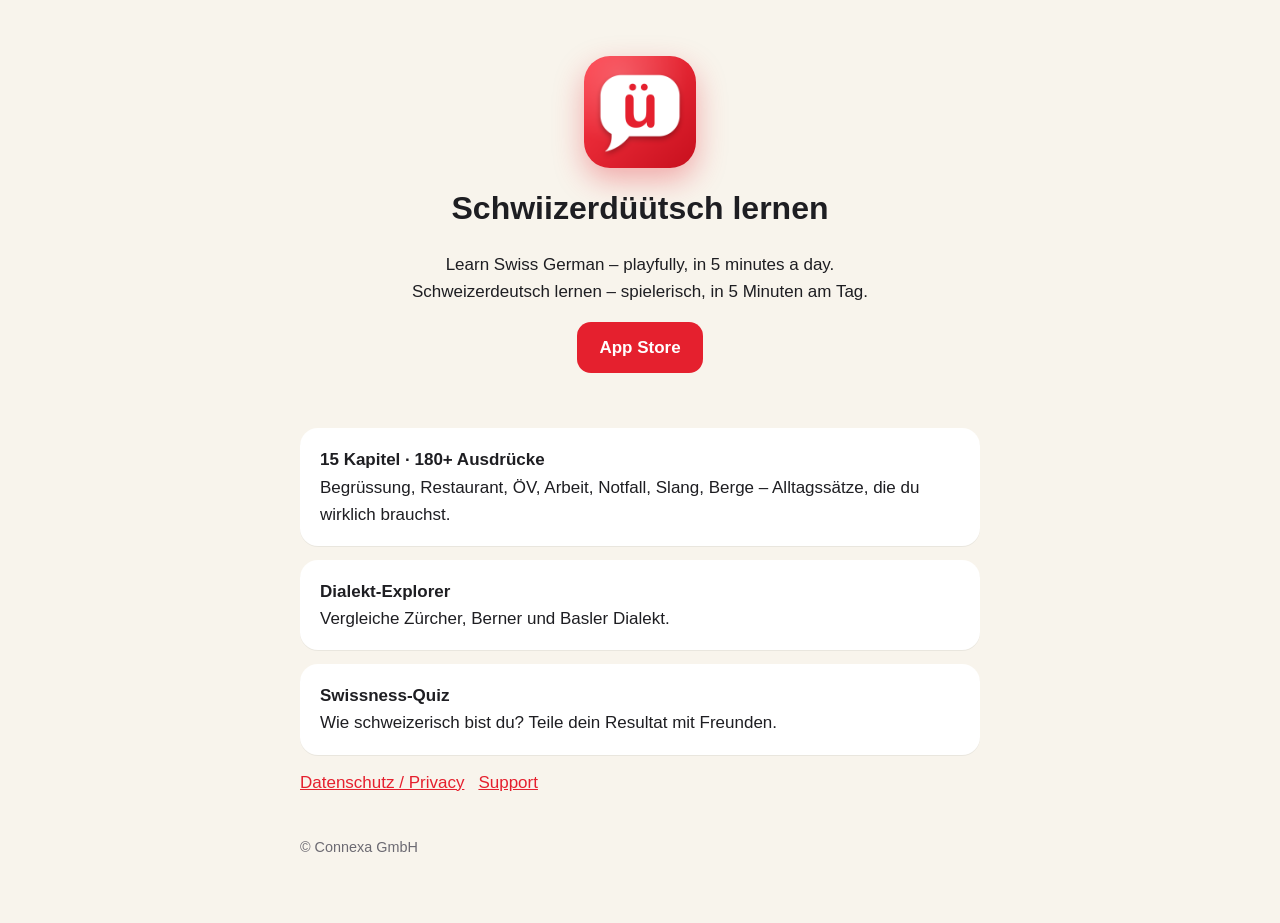
<file: docs/index.html>
<!doctype html><html lang="de"><head><meta charset="utf-8"><meta name="viewport" content="width=device-width,initial-scale=1">
<title>Schwiizerdüütsch lernen – Schweizerdeutsch App</title>
<meta name="description" content="Lerne Schweizerdeutsch mit Audio, Übungen und Dialekt-Explorer. Die App für Expats, Neuzuzüger und Schweiz-Fans.">
<link rel="stylesheet" href="style.css"></head><body><main>
<div class="hero"><img class="icon" src="icon.png" alt="Schwiizerdüütsch App-Icon"><h1>Schwiizerdüütsch lernen</h1>
<p>Learn Swiss German – playfully, in 5 minutes a day.<br>Schweizerdeutsch lernen – spielerisch, in 5 Minuten am Tag.</p>
<p><a class="btn" href="https://apps.apple.com/app/id6817791465">App Store</a></p></div>
<div class="card"><b>15 Kapitel · 180+ Ausdrücke</b><br>Begrüssung, Restaurant, ÖV, Arbeit, Notfall, Slang, Berge – Alltagssätze, die du wirklich brauchst.</div>
<div class="card"><b>Dialekt-Explorer</b><br>Vergleiche Zürcher, Berner und Basler Dialekt.</div>
<div class="card"><b>Swissness-Quiz</b><br>Wie schweizerisch bist du? Teile dein Resultat mit Freunden.</div>
<nav><a href="privacy.html">Datenschutz / Privacy</a><a href="support.html">Support</a></nav>
<footer>© Connexa GmbH</footer></main></body></html>
</file>
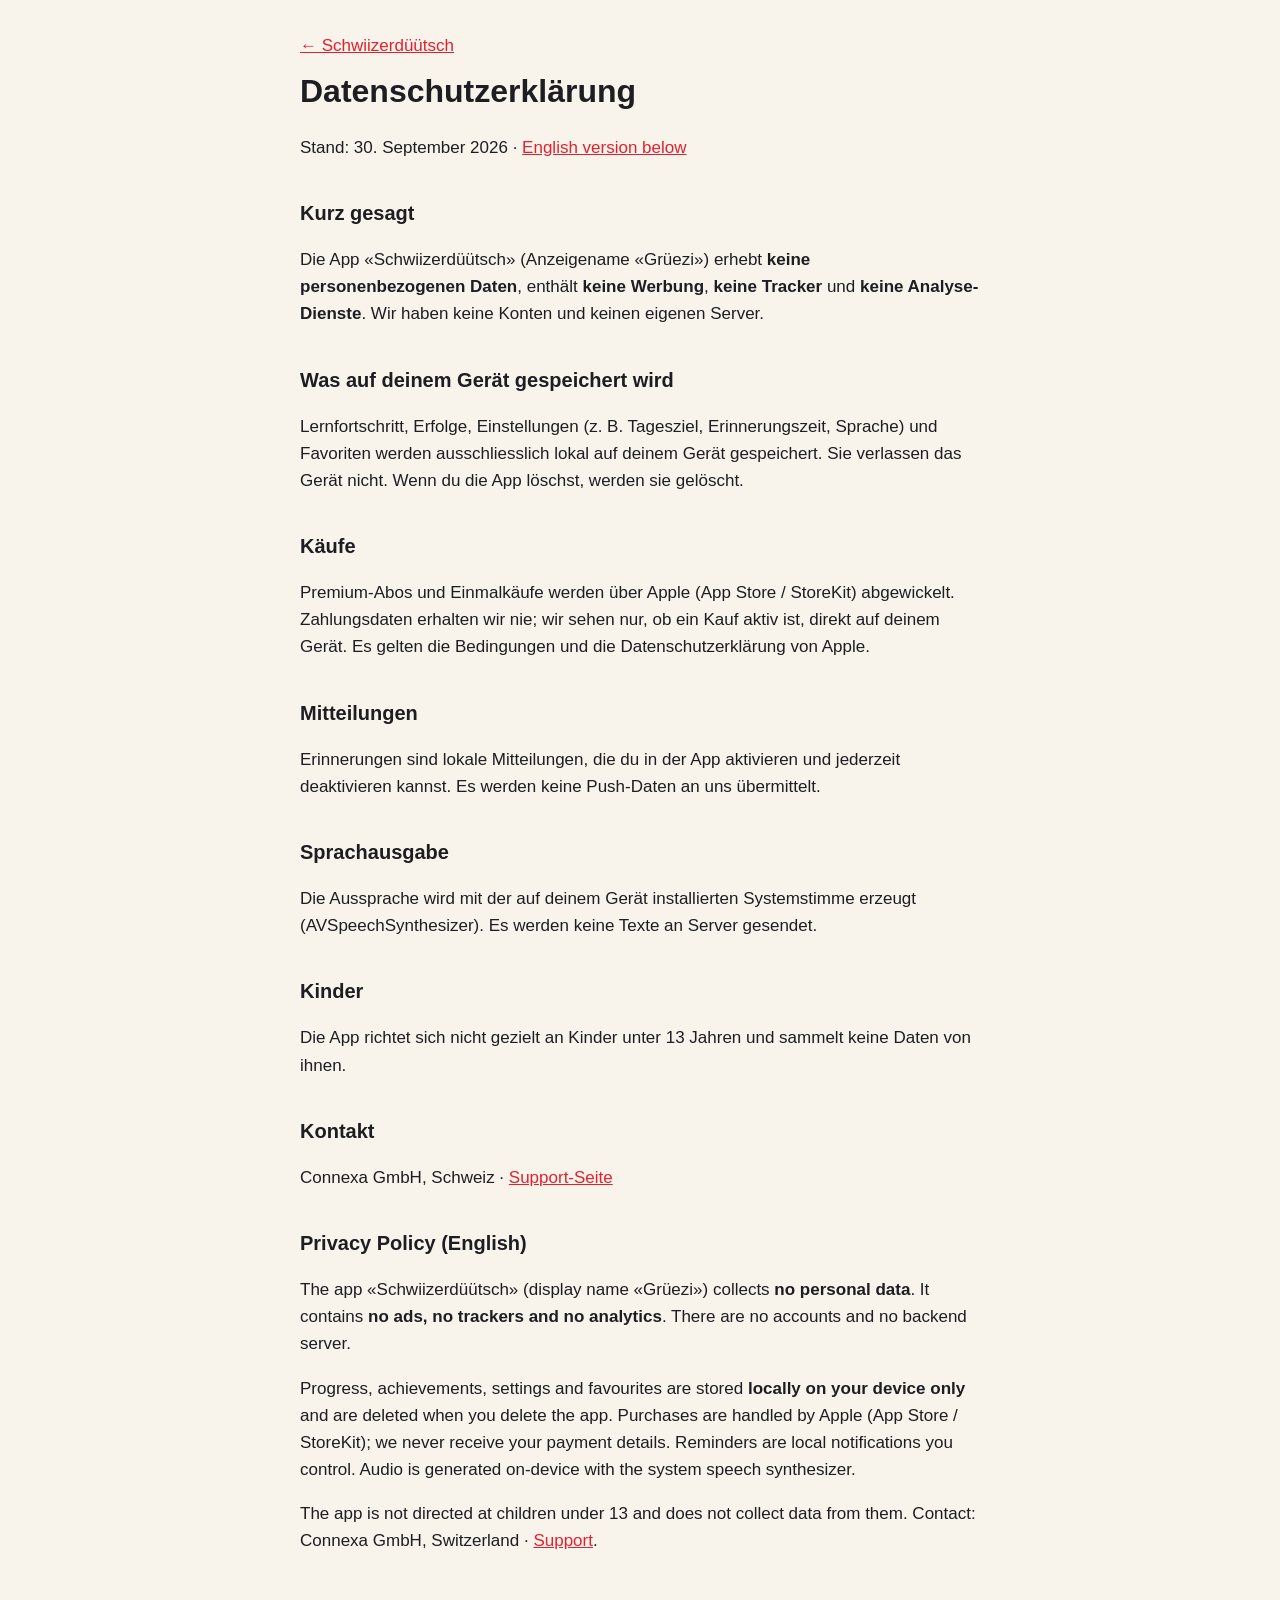
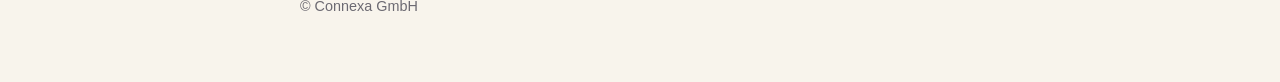
<file: docs/privacy.html>
<!doctype html><html lang="de"><head><meta charset="utf-8"><meta name="viewport" content="width=device-width,initial-scale=1">
<title>Datenschutz – Schwiizerdüütsch</title><link rel="stylesheet" href="style.css"></head><body><main>
<nav><a href="index.html">← Schwiizerdüütsch</a></nav>
<h1>Datenschutzerklärung</h1><p>Stand: 30. September 2026 · <a href="#en">English version below</a></p>
<h2>Kurz gesagt</h2><p>Die App «Schwiizerdüütsch» (Anzeigename «Grüezi») erhebt <b>keine personenbezogenen Daten</b>, enthält <b>keine Werbung</b>, <b>keine Tracker</b> und <b>keine Analyse-Dienste</b>. Wir haben keine Konten und keinen eigenen Server.</p>
<h2>Was auf deinem Gerät gespeichert wird</h2><p>Lernfortschritt, Erfolge, Einstellungen (z. B. Tagesziel, Erinnerungszeit, Sprache) und Favoriten werden ausschliesslich lokal auf deinem Gerät gespeichert. Sie verlassen das Gerät nicht. Wenn du die App löschst, werden sie gelöscht.</p>
<h2>Käufe</h2><p>Premium-Abos und Einmalkäufe werden über Apple (App Store / StoreKit) abgewickelt. Zahlungsdaten erhalten wir nie; wir sehen nur, ob ein Kauf aktiv ist, direkt auf deinem Gerät. Es gelten die Bedingungen und die Datenschutzerklärung von Apple.</p>
<h2>Mitteilungen</h2><p>Erinnerungen sind lokale Mitteilungen, die du in der App aktivieren und jederzeit deaktivieren kannst. Es werden keine Push-Daten an uns übermittelt.</p>
<h2>Sprachausgabe</h2><p>Die Aussprache wird mit der auf deinem Gerät installierten Systemstimme erzeugt (AVSpeechSynthesizer). Es werden keine Texte an Server gesendet.</p>
<h2>Kinder</h2><p>Die App richtet sich nicht gezielt an Kinder unter 13 Jahren und sammelt keine Daten von ihnen.</p>
<h2>Kontakt</h2><p>Connexa GmbH, Schweiz · <a href="support.html">Support-Seite</a></p>
<h2 id="en">Privacy Policy (English)</h2>
<p>The app «Schwiizerdüütsch» (display name «Grüezi») collects <b>no personal data</b>. It contains <b>no ads, no trackers and no analytics</b>. There are no accounts and no backend server.</p>
<p>Progress, achievements, settings and favourites are stored <b>locally on your device only</b> and are deleted when you delete the app. Purchases are handled by Apple (App Store / StoreKit); we never receive your payment details. Reminders are local notifications you control. Audio is generated on-device with the system speech synthesizer.</p>
<p>The app is not directed at children under 13 and does not collect data from them. Contact: Connexa GmbH, Switzerland · <a href="support.html">Support</a>.</p>
<footer>© Connexa GmbH</footer></main></body></html>
</file>
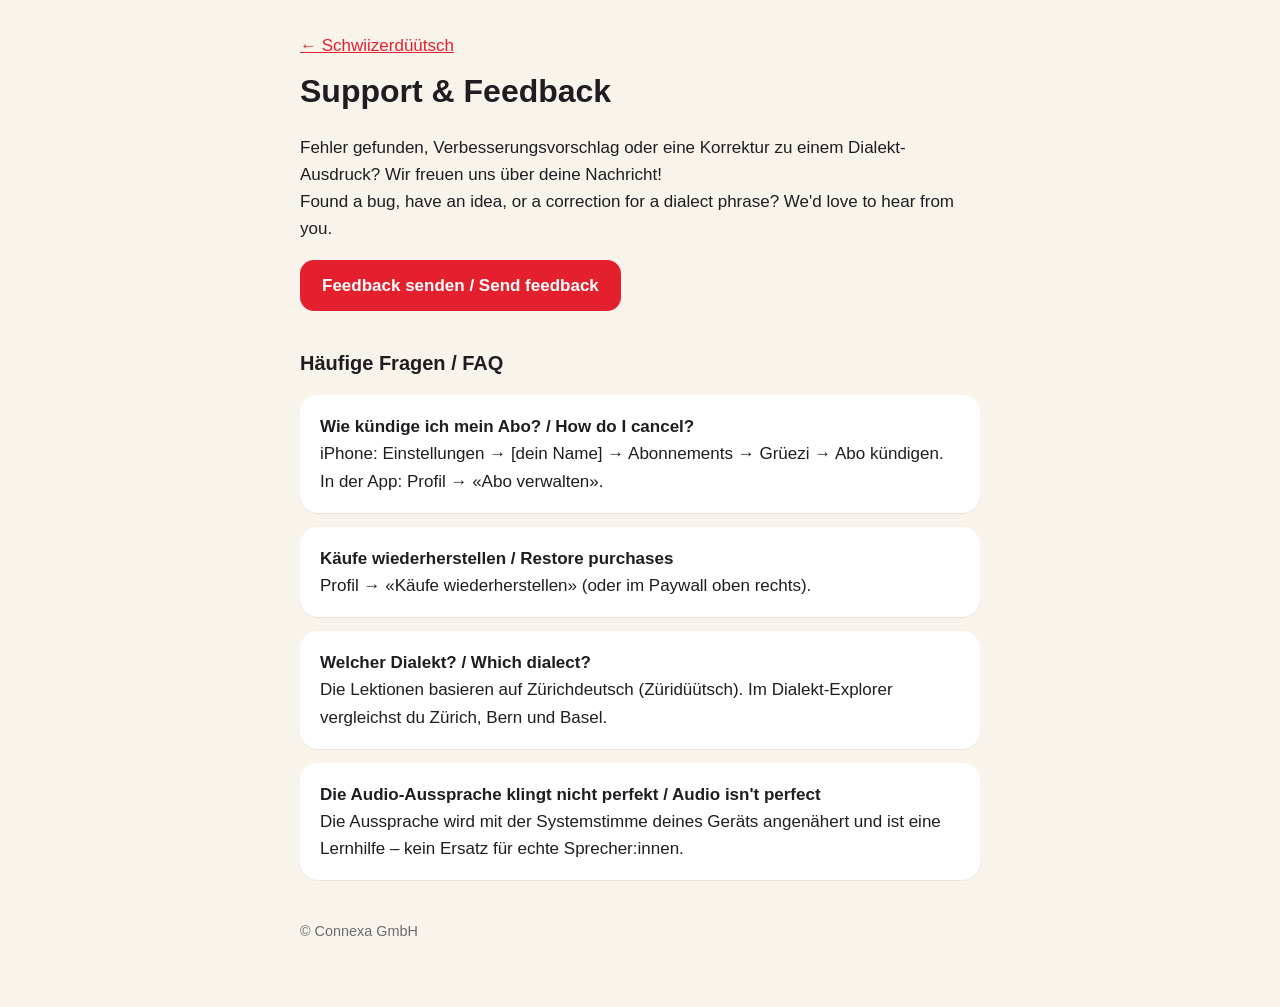
<file: docs/support.html>
<!doctype html><html lang="de"><head><meta charset="utf-8"><meta name="viewport" content="width=device-width,initial-scale=1">
<title>Support – Schwiizerdüütsch</title><link rel="stylesheet" href="style.css"></head><body><main>
<nav><a href="index.html">← Schwiizerdüütsch</a></nav>
<h1>Support &amp; Feedback</h1>
<p>Fehler gefunden, Verbesserungsvorschlag oder eine Korrektur zu einem Dialekt-Ausdruck? Wir freuen uns über deine Nachricht!<br>Found a bug, have an idea, or a correction for a dialect phrase? We'd love to hear from you.</p>
<p><a class="btn" href="https://github.com/Marco-P-Keller/schwiizerduetsch/issues/new">Feedback senden / Send feedback</a></p>
<h2>Häufige Fragen / FAQ</h2>
<div class="card"><b>Wie kündige ich mein Abo? / How do I cancel?</b><br>iPhone: Einstellungen → [dein Name] → Abonnements → Grüezi → Abo kündigen. In der App: Profil → «Abo verwalten».</div>
<div class="card"><b>Käufe wiederherstellen / Restore purchases</b><br>Profil → «Käufe wiederherstellen» (oder im Paywall oben rechts).</div>
<div class="card"><b>Welcher Dialekt? / Which dialect?</b><br>Die Lektionen basieren auf Zürichdeutsch (Züridüütsch). Im Dialekt-Explorer vergleichst du Zürich, Bern und Basel.</div>
<div class="card"><b>Die Audio-Aussprache klingt nicht perfekt / Audio isn't perfect</b><br>Die Aussprache wird mit der Systemstimme deines Geräts angenähert und ist eine Lernhilfe – kein Ersatz für echte Sprecher:innen.</div>
<footer>© Connexa GmbH</footer></main></body></html>
</file>
<file: docs/style.css>
:root{--red:#e5202e;--bg:#f8f4ec;--ink:#1e1e22;--muted:#6c6a72;--card:#fff}
@media (prefers-color-scheme:dark){:root{--bg:#111114;--ink:#f4f1ea;--muted:#a3a1aa;--card:#1d1d22}}
*{box-sizing:border-box}body{margin:0;background:var(--bg);color:var(--ink);font:17px/1.6 -apple-system,BlinkMacSystemFont,"SF Pro Rounded","Segoe UI",sans-serif}
main{max-width:720px;margin:0 auto;padding:32px 20px 64px}h1{font-size:2rem;margin:.2em 0}h2{margin-top:1.8em;font-size:1.25rem}
a{color:var(--red)}.hero{text-align:center;padding:24px 0}.icon{width:112px;height:112px;border-radius:26px;box-shadow:0 12px 30px rgba(229,32,46,.35)}
.card{background:var(--card);border-radius:18px;padding:18px 20px;margin:14px 0;box-shadow:0 1px 0 rgba(0,0,0,.06)}
.btn{display:inline-block;background:var(--red);color:#fff;padding:12px 22px;border-radius:14px;text-decoration:none;font-weight:700}
footer{color:var(--muted);font-size:.9rem;margin-top:40px}nav a{margin-right:14px}
</file>
